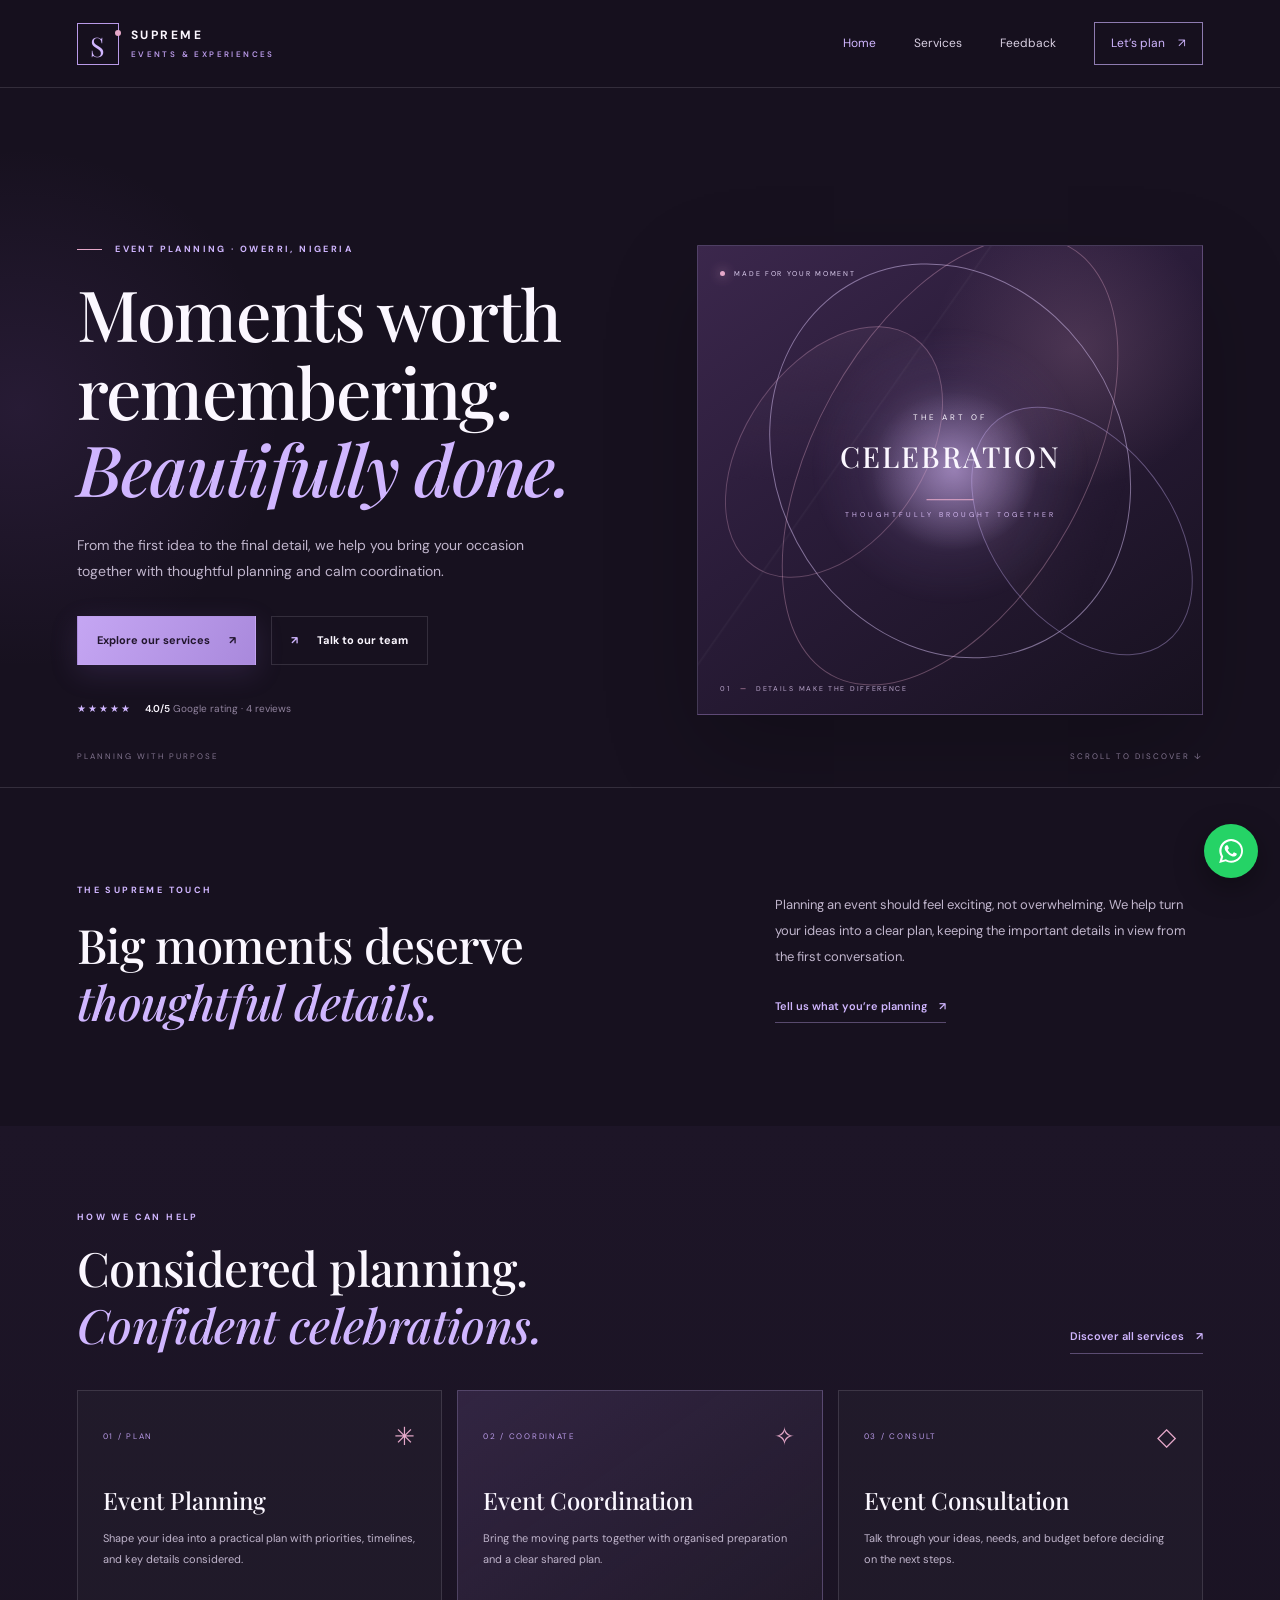
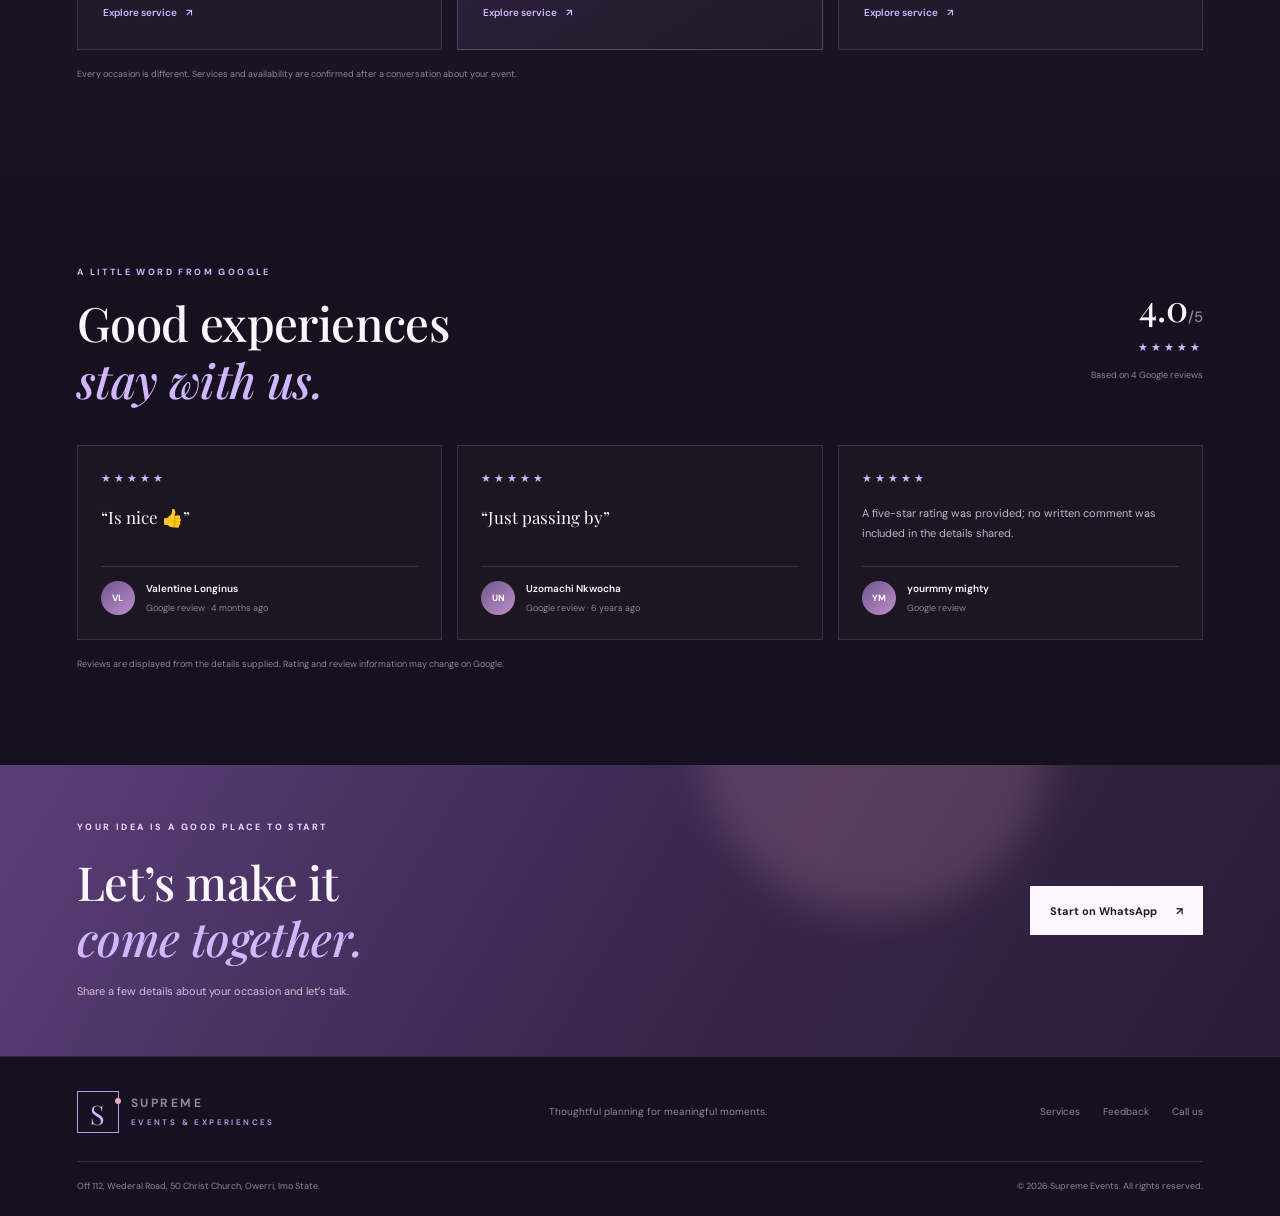
<file: index.html>
<!doctype html>
<html lang="en">
<head>
  <meta charset="UTF-8">
  <meta name="viewport" content="width=device-width, initial-scale=1">
  <meta name="description" content="Supreme Events — thoughtful event planning and management in Owerri, Imo State.">
  <meta name="theme-color" content="#17111f">
  <title>Supreme Events | Moments, Made Extraordinary</title>
  <link rel="preconnect" href="https://fonts.googleapis.com">
  <link rel="preconnect" href="https://fonts.gstatic.com" crossorigin>
  <link href="https://fonts.googleapis.com/css2?family=DM+Sans:wght@400;500;600;700&family=Playfair+Display:ital,wght@0,500;0,600;0,700;1,500;1,600&display=swap" rel="stylesheet">
  <link rel="stylesheet" href="styles.css">
</head>
<body>
  <a class="skip-link" href="#main">Skip to content</a>
  <header class="site-header">
    <a class="brand" href="index.html" aria-label="Supreme Events home">
      <span class="brand-mark" aria-hidden="true"><span>S</span><i></i></span>
      <span class="brand-copy">SUPREME <small>EVENTS & EXPERIENCES</small></span>
    </a>
    <button class="menu-toggle" type="button" aria-label="Open navigation" aria-expanded="false" aria-controls="primary-nav"><span></span><span></span></button>
    <nav class="nav" id="primary-nav" aria-label="Main navigation">
      <a class="active" aria-current="page" href="index.html">Home</a>
      <a href="services.html">Services</a>
      <a href="feedback.html">Feedback</a>
      <a class="nav-cta" href="https://wa.me/2348063440543?text=Hello%20Supreme%20Events%2C%20I%27d%20like%20to%20make%20an%20enquiry." target="_blank" rel="noopener noreferrer">Let’s plan <span>↗</span></a>
    </nav>
  </header>
  <main id="main">
    <section class="hero">
      <div class="hero-orb orb-one" aria-hidden="true"></div><div class="hero-orb orb-two" aria-hidden="true"></div>
      <div class="hero-copy">
        <p class="eyebrow"><span class="eyebrow-line"></span> EVENT PLANNING · OWERRI, NIGERIA</p>
        <h1>Moments worth<br>remembering.<br><em>Beautifully done.</em></h1>
        <p class="hero-description">From the first idea to the final detail, we help you bring your occasion together with thoughtful planning and calm coordination.</p>
        <div class="hero-actions">
          <a class="button button-primary" href="services.html">Explore our services <span>↗</span></a>
          <a class="button button-quiet" href="https://wa.me/2348063440543?text=Hello%20Supreme%20Events%2C%20I%27d%20like%20to%20discuss%20an%20event." target="_blank" rel="noopener noreferrer"><span class="play-icon">↗</span> Talk to our team</a>
        </div>
        <div class="hero-proof"><span class="proof-stars" aria-label="4 out of 5 stars">★★★★★</span><span><strong>4.0/5</strong> Google rating · 4 reviews</span></div>
      </div>
      <div class="hero-visual" role="img" aria-label="Abstract plum and lilac luxury event-inspired artwork">
        <div class="visual-backdrop"></div><div class="visual-halo"></div>
        <div class="visual-orbit orbit-a"></div><div class="visual-orbit orbit-b"></div>
        <div class="visual-bloom bloom-a"></div><div class="visual-bloom bloom-b"></div>
        <div class="visual-center"><span>THE ART OF</span><strong>CELEBRATION</strong><i></i><small>THOUGHTFULLY BROUGHT TOGETHER</small></div>
        <div class="visual-tag tag-top"><span class="tag-dot"></span> MADE FOR YOUR MOMENT</div>
        <div class="visual-tag tag-bottom">01 <span>—</span> DETAILS MAKE THE DIFFERENCE</div>
      </div>
      <div class="hero-edge"><span>PLANNING WITH PURPOSE</span><span>SCROLL TO DISCOVER ↓</span></div>
    </section>
    <section class="intro section-wrap">
      <div class="intro-title"><p class="eyebrow">THE SUPREME TOUCH</p><h2>Big moments deserve<br><em>thoughtful details.</em></h2></div>
      <div class="intro-copy"><p>Planning an event should feel exciting, not overwhelming. We help turn your ideas into a clear plan, keeping the important details in view from the first conversation.</p><a class="text-link" href="feedback.html">Tell us what you’re planning <span>↗</span></a></div>
    </section>
    <section class="services-section section-wrap">
      <div class="section-heading"><div><p class="eyebrow">HOW WE CAN HELP</p><h2>Considered planning.<br><em>Confident celebrations.</em></h2></div><a class="text-link" href="services.html">Discover all services <span>↗</span></a></div>
      <div class="service-grid">
        <article class="service-card"><div class="service-top"><span>01 / PLAN</span><span class="service-icon" aria-hidden="true">✳</span></div><h3>Event Planning</h3><p>Shape your idea into a practical plan with priorities, timelines, and key details considered.</p><a href="services.html#planning" aria-label="Learn about event planning">Explore service <span>↗</span></a></article>
        <article class="service-card featured-card"><div class="service-top"><span>02 / COORDINATE</span><span class="service-icon" aria-hidden="true">✧</span></div><h3>Event Coordination</h3><p>Bring the moving parts together with organised preparation and a clear shared plan.</p><a href="services.html#coordination" aria-label="Learn about event coordination">Explore service <span>↗</span></a></article>
        <article class="service-card"><div class="service-top"><span>03 / CONSULT</span><span class="service-icon" aria-hidden="true">◇</span></div><h3>Event Consultation</h3><p>Talk through your ideas, needs, and budget before deciding on the next steps.</p><a href="services.html#consultation" aria-label="Learn about event consultation">Explore service <span>↗</span></a></article>
      </div>
      <p class="micro-note">Every occasion is different. Services and availability are confirmed after a conversation about your event.</p>
    </section>
    <section class="review-section">
      <div class="section-wrap">
        <div class="section-heading review-heading"><div><p class="eyebrow">A LITTLE WORD FROM GOOGLE</p><h2>Good experiences<br><em>stay with us.</em></h2></div><div class="rating-panel"><strong>4.0<span>/5</span></strong><div class="rating-stars">★★★★★</div><small>Based on 4 Google reviews</small></div></div>
        <div class="review-grid">
          <article class="review-card"><div class="review-stars">★★★★★</div><p>“Is nice 👍”</p><div class="review-person"><span class="avatar">VL</span><div><strong>Valentine Longinus</strong><small>Google review · 4 months ago</small></div></div></article>
          <article class="review-card"><div class="review-stars">★★★★★</div><p>“Just passing by”</p><div class="review-person"><span class="avatar">UN</span><div><strong>Uzomachi Nkwocha</strong><small>Google review · 6 years ago</small></div></div></article>
          <article class="review-card"><div class="review-stars">★★★★★</div><p class="review-muted">A five-star rating was provided; no written comment was included in the details shared.</p><div class="review-person"><span class="avatar">YM</span><div><strong>yourmmy mighty</strong><small>Google review</small></div></div></article>
        </div>
        <p class="micro-note">Reviews are displayed from the details supplied. Rating and review information may change on Google.</p>
      </div>
    </section>
    <section class="contact-banner section-wrap"><div class="banner-glow" aria-hidden="true"></div><div><p class="eyebrow">YOUR IDEA IS A GOOD PLACE TO START</p><h2>Let’s make it<br><em>come together.</em></h2><p>Share a few details about your occasion and let’s talk.</p></div><a class="button button-light" href="https://wa.me/2348063440543?text=Hello%20Supreme%20Events%2C%20I%27d%20like%20to%20discuss%20an%20event." target="_blank" rel="noopener noreferrer">Start on WhatsApp <span>↗</span></a></section>
  </main>
  <footer class="footer">
    <div class="footer-main"><a class="brand" href="index.html"><span class="brand-mark" aria-hidden="true"><span>S</span><i></i></span><span class="brand-copy">SUPREME <small>EVENTS & EXPERIENCES</small></span></a><p>Thoughtful planning for meaningful moments.</p><div class="footer-links"><a href="services.html">Services</a><a href="feedback.html">Feedback</a><a href="tel:+2348063440543">Call us</a></div></div>
    <div class="footer-bottom"><span>Off 112, Wederal Road, 50 Christ Church, Owerri, Imo State.</span><span>© <span data-year></span> Supreme Events. All rights reserved.</span></div>
  </footer>
  <a class="whatsapp-float" href="https://wa.me/2348063440543?text=Hello%20Supreme%20Events%2C%20I%27d%20like%20to%20make%20an%20enquiry." target="_blank" rel="noopener noreferrer" aria-label="Chat with Supreme Events on WhatsApp"><svg viewBox="0 0 24 24" aria-hidden="true"><path d="M20.5 3.5A11.8 11.8 0 0 0 12.1 0C5.6 0 .3 5.3.3 11.8c0 2.1.6 4.1 1.6 5.9L.2 24l6.4-1.7a12 12 0 0 0 5.5 1.4h.1c6.5 0 11.8-5.3 11.8-11.8 0-3.2-1.2-6.1-3.5-8.4ZM12.1 21.7c-1.7 0-3.4-.5-4.8-1.3l-.3-.2-3.8 1 1-3.7-.2-.4a9.8 9.8 0 1 1 8.1 4.6Zm5.4-7.3c-.3-.2-1.8-.9-2.1-1-.3-.1-.5-.2-.7.2-.2.3-.8 1-1 1.2-.2.2-.4.2-.7.1-.3-.2-1.3-.5-2.4-1.5-.9-.8-1.5-1.8-1.7-2.1-.2-.3 0-.5.1-.7l.5-.5c.2-.2.2-.3.3-.5.1-.2 0-.4 0-.5s-.7-1.7-1-2.3c-.2-.6-.5-.5-.7-.5h-.6c-.2 0-.5.1-.8.4-.3.3-1 1-1 2.5s1.1 2.9 1.2 3.1c.2.2 2.1 3.2 5.1 4.5.7.3 1.2.5 1.6.6.7.2 1.3.2 1.8.1.6-.1 1.8-.7 2.1-1.4.3-.7.3-1.3.2-1.4-.1-.1-.3-.2-.6-.4Z"/></svg></a>
  <script src="script.js"></script>
</body></html>
</file>
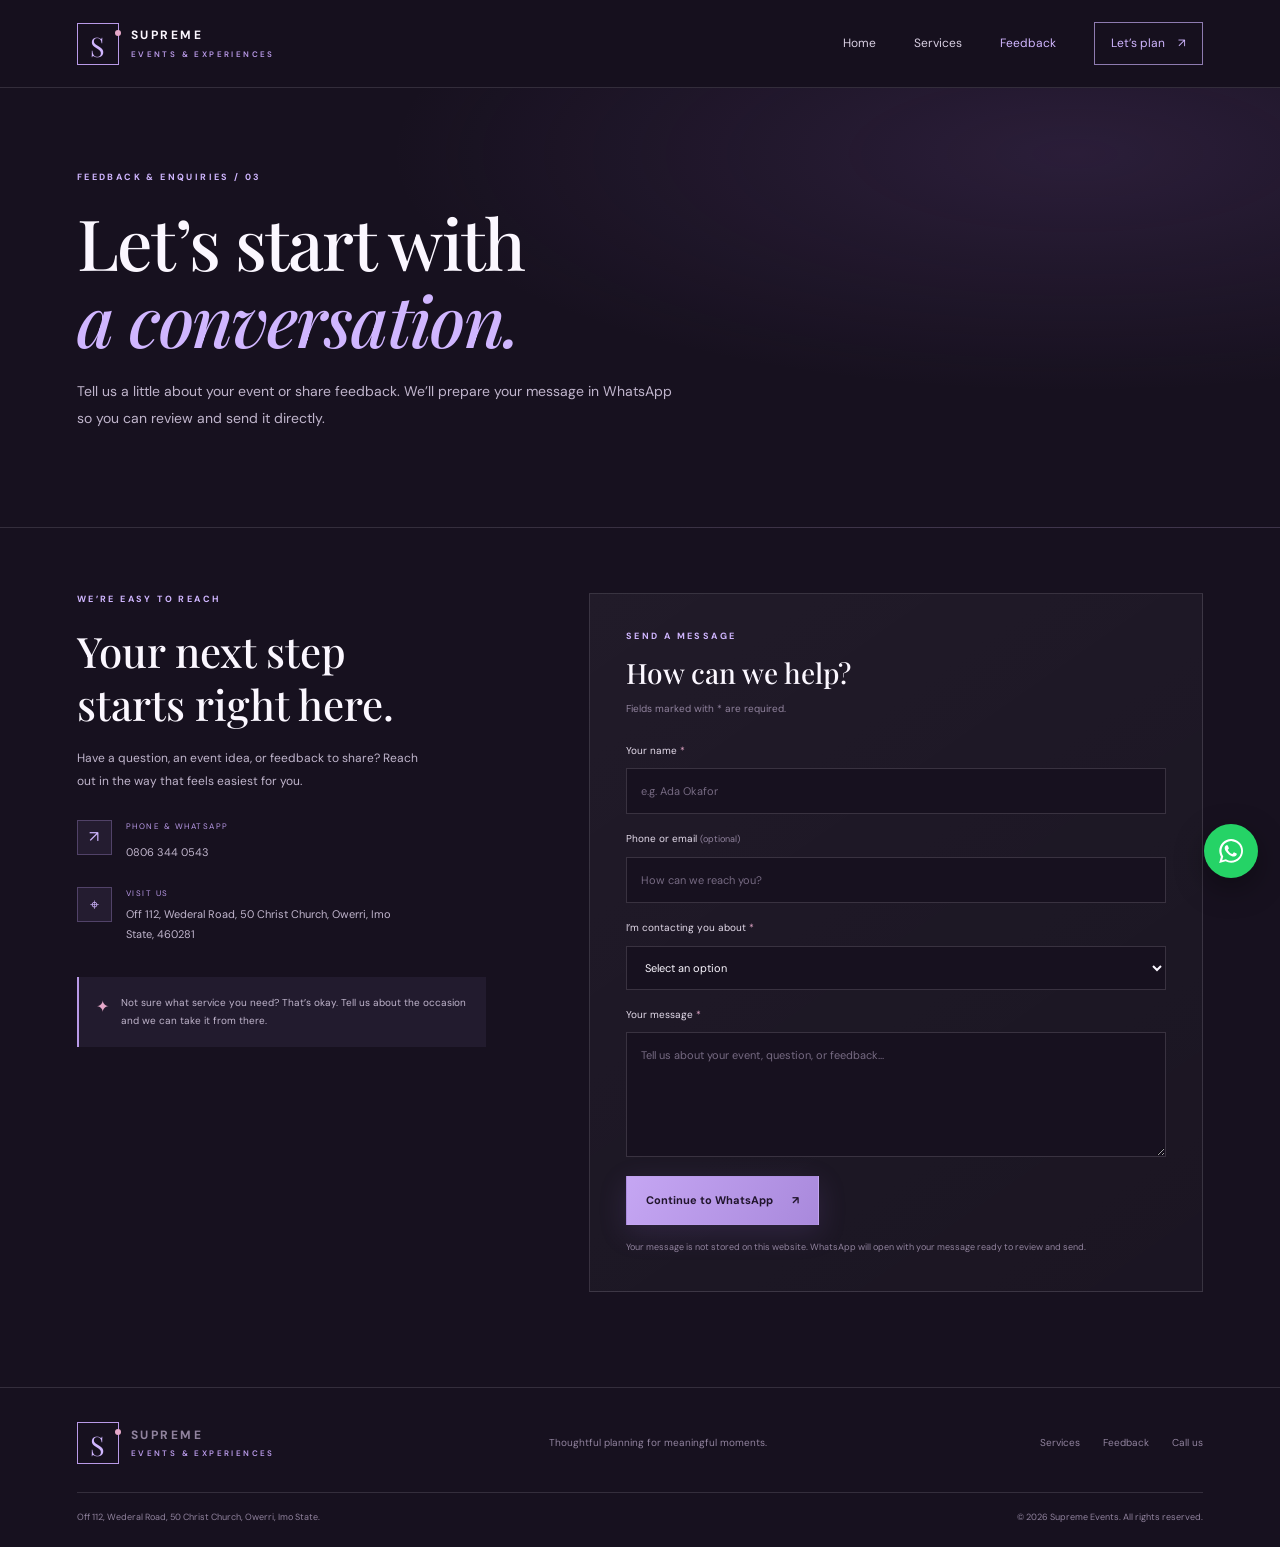
<file: feedback.html>
<!doctype html>
<html lang="en">
<head><meta charset="UTF-8"><meta name="viewport" content="width=device-width, initial-scale=1"><meta name="description" content="Send feedback or an event enquiry to Supreme Events in Owerri, Imo State."><meta name="theme-color" content="#17111f"><title>Feedback & Enquiries | Supreme Events</title><link rel="preconnect" href="https://fonts.googleapis.com"><link rel="preconnect" href="https://fonts.gstatic.com" crossorigin><link href="https://fonts.googleapis.com/css2?family=DM+Sans:wght@400;500;600;700&family=Playfair+Display:ital,wght@0,500;0,600;0,700;1,500;1,600&display=swap" rel="stylesheet"><link rel="stylesheet" href="styles.css"></head>
<body><a class="skip-link" href="#main">Skip to content</a><header class="site-header"><a class="brand" href="index.html" aria-label="Supreme Events home"><span class="brand-mark" aria-hidden="true"><span>S</span><i></i></span><span class="brand-copy">SUPREME <small>EVENTS & EXPERIENCES</small></span></a><button class="menu-toggle" type="button" aria-label="Open navigation" aria-expanded="false" aria-controls="primary-nav"><span></span><span></span></button><nav class="nav" id="primary-nav" aria-label="Main navigation"><a href="index.html">Home</a><a href="services.html">Services</a><a class="active" aria-current="page" href="feedback.html">Feedback</a><a class="nav-cta" href="https://wa.me/2348063440543?text=Hello%20Supreme%20Events%2C%20I%27d%20like%20to%20make%20an%20enquiry." target="_blank" rel="noopener noreferrer">Let’s plan <span>↗</span></a></nav></header>
<main id="main">
<section class="page-hero section-wrap"><p class="eyebrow">FEEDBACK & ENQUIRIES / 03</p><h1>Let’s start with<br><em>a conversation.</em></h1><p class="hero-description">Tell us a little about your event or share feedback. We’ll prepare your message in WhatsApp so you can review and send it directly.</p></section>
<section class="feedback-layout section-wrap">
<aside class="feedback-aside"><p class="eyebrow">WE’RE EASY TO REACH</p><h2>Your next step<br>starts right here.</h2><p>Have a question, an event idea, or feedback to share? Reach out in the way that feels easiest for you.</p><div class="contact-detail"><span class="contact-icon" aria-hidden="true">↗</span><div><small>PHONE & WHATSAPP</small><a href="https://wa.me/2348063440543" target="_blank" rel="noopener noreferrer">0806 344 0543</a></div></div><div class="contact-detail"><span class="contact-icon" aria-hidden="true">⌖</span><div><small>VISIT US</small><p>Off 112, Wederal Road, 50 Christ Church, Owerri, Imo State, 460281</p></div></div><div class="aside-note"><span>✦</span><p>Not sure what service you need? That’s okay. Tell us about the occasion and we can take it from there.</p></div></aside>
<form class="feedback-form" id="feedbackForm">
<div class="form-heading"><p class="eyebrow">SEND A MESSAGE</p><h2>How can we help?</h2><p>Fields marked with * are required.</p></div>
<label for="visitorName">Your name <span>*</span></label><input id="visitorName" name="visitorName" autocomplete="name" placeholder="e.g. Ada Okafor" required maxlength="80">
<label for="visitorContact">Phone or email <small>(optional)</small></label><input id="visitorContact" name="visitorContact" autocomplete="email" placeholder="How can we reach you?" maxlength="120">
<label for="feedbackType">I’m contacting you about <span>*</span></label><select id="feedbackType" name="feedbackType" required><option value="">Select an option</option><option>Planning an event</option><option>Event coordination</option><option>Event consultation</option><option>Feedback</option><option>Other enquiry</option></select>
<label for="visitorMessage">Your message <span>*</span></label><textarea id="visitorMessage" name="visitorMessage" rows="5" placeholder="Tell us about your event, question, or feedback..." required maxlength="1500"></textarea>
<button class="button button-primary form-submit" type="submit">Continue to WhatsApp <span>↗</span></button><p class="form-note" id="formNote" role="status">Your message is not stored on this website. WhatsApp will open with your message ready to review and send.</p>
</form></section></main>
<footer class="footer"><div class="footer-main"><a class="brand" href="index.html"><span class="brand-mark" aria-hidden="true"><span>S</span><i></i></span><span class="brand-copy">SUPREME <small>EVENTS & EXPERIENCES</small></span></a><p>Thoughtful planning for meaningful moments.</p><div class="footer-links"><a href="services.html">Services</a><a href="feedback.html">Feedback</a><a href="tel:+2348063440543">Call us</a></div></div><div class="footer-bottom"><span>Off 112, Wederal Road, 50 Christ Church, Owerri, Imo State.</span><span>© <span data-year></span> Supreme Events. All rights reserved.</span></div></footer><a class="whatsapp-float" href="https://wa.me/2348063440543?text=Hello%20Supreme%20Events%2C%20I%27d%20like%20to%20make%20an%20enquiry." target="_blank" rel="noopener noreferrer" aria-label="Chat with Supreme Events on WhatsApp"><svg viewBox="0 0 24 24" aria-hidden="true"><path d="M20.5 3.5A11.8 11.8 0 0 0 12.1 0C5.6 0 .3 5.3.3 11.8c0 2.1.6 4.1 1.6 5.9L.2 24l6.4-1.7a12 12 0 0 0 5.5 1.4h.1c6.5 0 11.8-5.3 11.8-11.8 0-3.2-1.2-6.1-3.5-8.4ZM12.1 21.7c-1.7 0-3.4-.5-4.8-1.3l-.3-.2-3.8 1 1-3.7-.2-.4a9.8 9.8 0 1 1 8.1 4.6Zm5.4-7.3c-.3-.2-1.8-.9-2.1-1-.3-.1-.5-.2-.7.2-.2.3-.8 1-1 1.2-.2.2-.4.2-.7.1-.3-.2-1.3-.5-2.4-1.5-.9-.8-1.5-1.8-1.7-2.1-.2-.3 0-.5.1-.7l.5-.5c.2-.2.2-.3.3-.5.1-.2 0-.4 0-.5s-.7-1.7-1-2.3c-.2-.6-.5-.5-.7-.5h-.6c-.2 0-.5.1-.8.4-.3.3-1 1-1 2.5s1.1 2.9 1.2 3.1c.2.2 2.1 3.2 5.1 4.5.7.3 1.2.5 1.6.6.7.2 1.3.2 1.8.1.6-.1 1.8-.7 2.1-1.4.3-.7.3-1.3.2-1.4-.1-.1-.3-.2-.6-.4Z"/></svg></a><script src="script.js"></script></body></html>
</file>
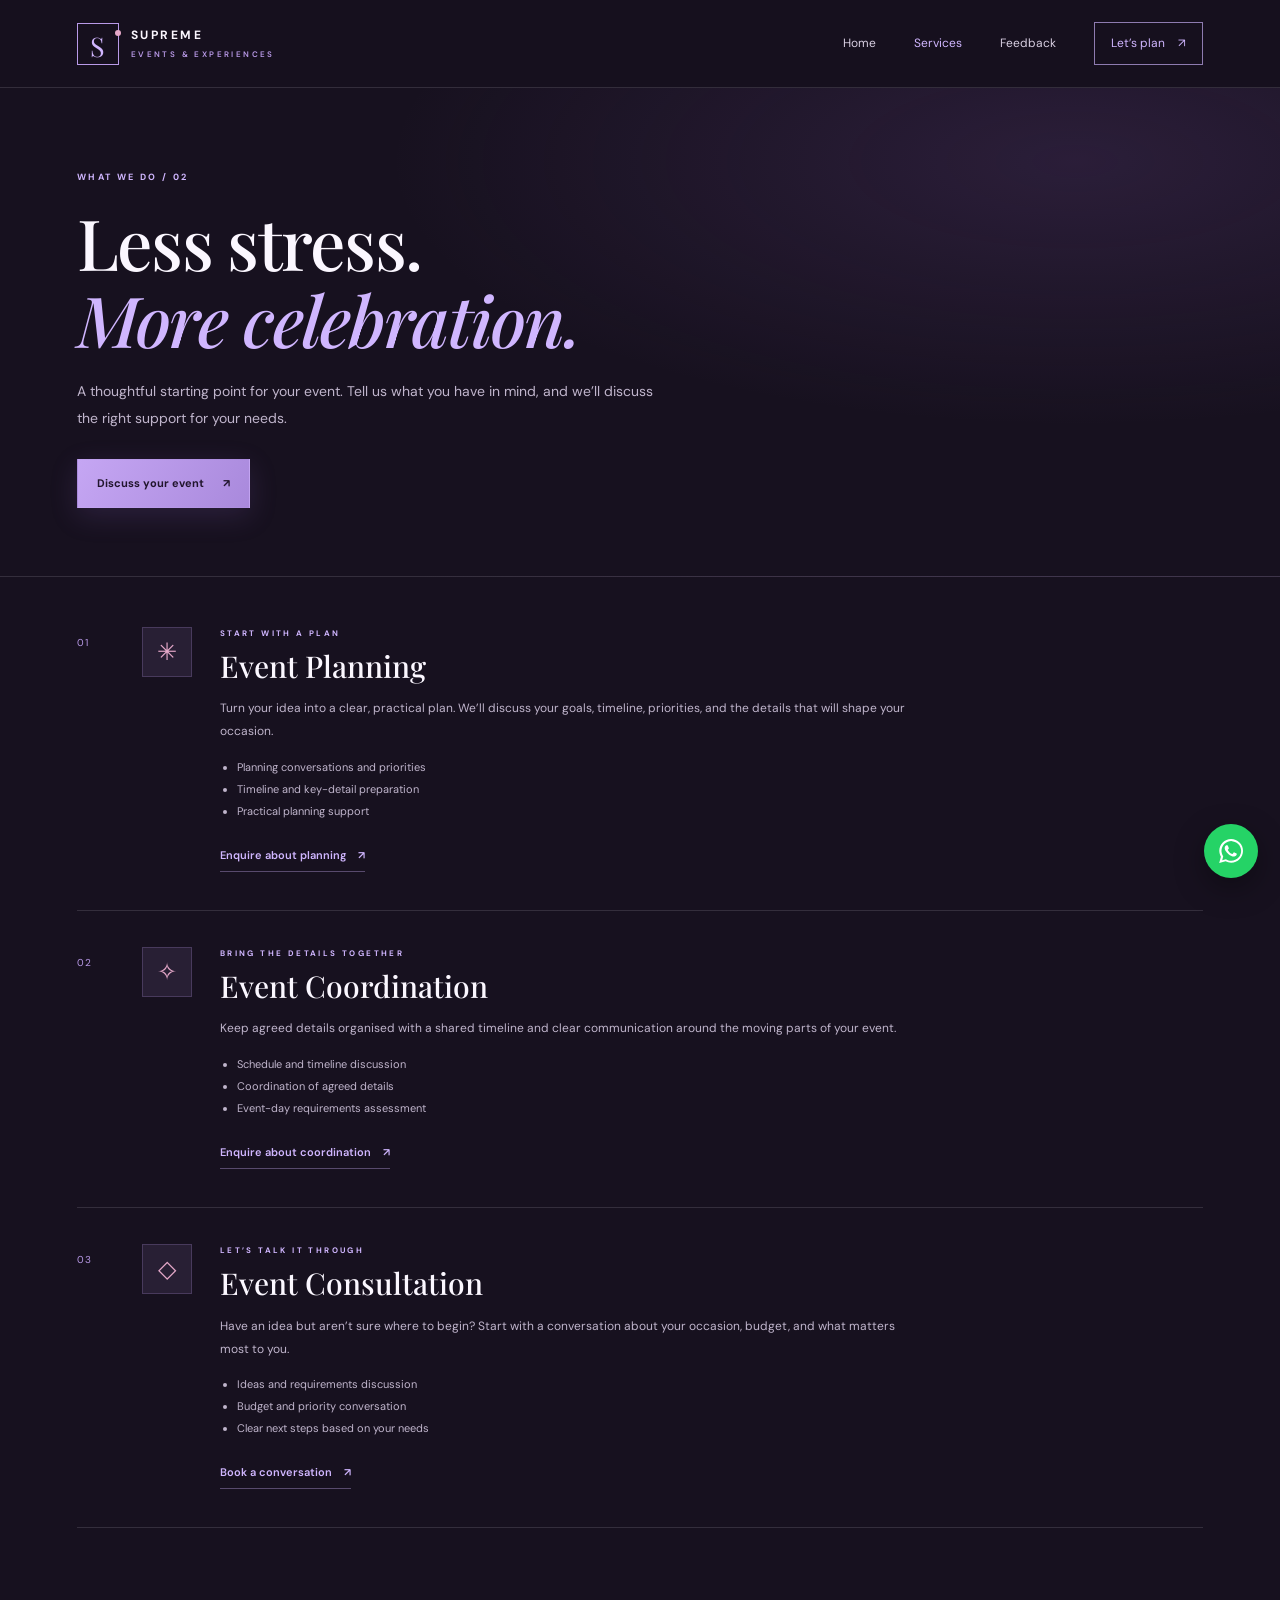
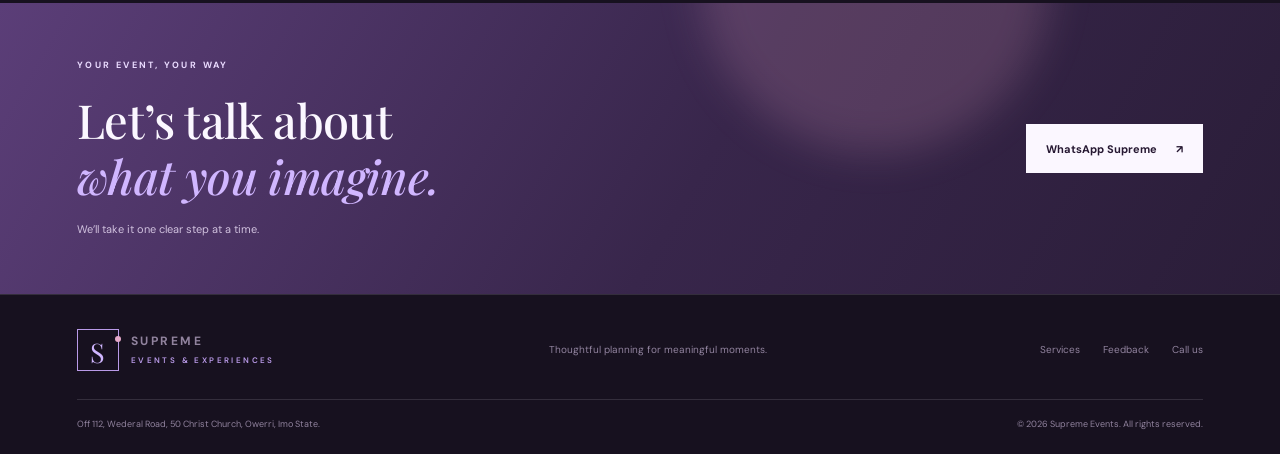
<file: services.html>
<!doctype html>
<html lang="en">
<head><meta charset="UTF-8"><meta name="viewport" content="width=device-width, initial-scale=1"><meta name="description" content="Explore event planning, coordination, and consultation with Supreme Events in Owerri."><meta name="theme-color" content="#17111f"><title>Services | Supreme Events</title><link rel="preconnect" href="https://fonts.googleapis.com"><link rel="preconnect" href="https://fonts.gstatic.com" crossorigin><link href="https://fonts.googleapis.com/css2?family=DM+Sans:wght@400;500;600;700&family=Playfair+Display:ital,wght@0,500;0,600;0,700;1,500;1,600&display=swap" rel="stylesheet"><link rel="stylesheet" href="styles.css"></head>
<body><a class="skip-link" href="#main">Skip to content</a><header class="site-header"><a class="brand" href="index.html" aria-label="Supreme Events home"><span class="brand-mark" aria-hidden="true"><span>S</span><i></i></span><span class="brand-copy">SUPREME <small>EVENTS & EXPERIENCES</small></span></a><button class="menu-toggle" type="button" aria-label="Open navigation" aria-expanded="false" aria-controls="primary-nav"><span></span><span></span></button><nav class="nav" id="primary-nav" aria-label="Main navigation"><a href="index.html">Home</a><a class="active" aria-current="page" href="services.html">Services</a><a href="feedback.html">Feedback</a><a class="nav-cta" href="https://wa.me/2348063440543?text=Hello%20Supreme%20Events%2C%20I%27d%20like%20to%20make%20an%20enquiry." target="_blank" rel="noopener noreferrer">Let’s plan <span>↗</span></a></nav></header>
<main id="main">
<section class="page-hero section-wrap"><p class="eyebrow">WHAT WE DO / 02</p><h1>Less stress.<br><em>More celebration.</em></h1><p class="hero-description">A thoughtful starting point for your event. Tell us what you have in mind, and we’ll discuss the right support for your needs.</p><a class="button button-primary" href="https://wa.me/2348063440543?text=Hello%20Supreme%20Events%2C%20I%27d%20like%20to%20discuss%20your%20services." target="_blank" rel="noopener noreferrer">Discuss your event <span>↗</span></a></section>
<section class="service-detail-list section-wrap">
<article class="service-detail" id="planning"><div class="detail-number">01</div><div class="detail-icon" aria-hidden="true">✳</div><div class="detail-content"><p class="eyebrow">START WITH A PLAN</p><h2>Event Planning</h2><p>Turn your idea into a clear, practical plan. We’ll discuss your goals, timeline, priorities, and the details that will shape your occasion.</p><ul><li>Planning conversations and priorities</li><li>Timeline and key-detail preparation</li><li>Practical planning support</li></ul><a class="text-link" href="https://wa.me/2348063440543?text=Hello%20Supreme%20Events%2C%20I%27m%20interested%20in%20event%20planning." target="_blank" rel="noopener noreferrer">Enquire about planning <span>↗</span></a></div></article>
<article class="service-detail" id="coordination"><div class="detail-number">02</div><div class="detail-icon" aria-hidden="true">✧</div><div class="detail-content"><p class="eyebrow">BRING THE DETAILS TOGETHER</p><h2>Event Coordination</h2><p>Keep agreed details organised with a shared timeline and clear communication around the moving parts of your event.</p><ul><li>Schedule and timeline discussion</li><li>Coordination of agreed details</li><li>Event-day requirements assessment</li></ul><a class="text-link" href="https://wa.me/2348063440543?text=Hello%20Supreme%20Events%2C%20I%27m%20interested%20in%20event%20coordination." target="_blank" rel="noopener noreferrer">Enquire about coordination <span>↗</span></a></div></article>
<article class="service-detail" id="consultation"><div class="detail-number">03</div><div class="detail-icon" aria-hidden="true">◇</div><div class="detail-content"><p class="eyebrow">LET’S TALK IT THROUGH</p><h2>Event Consultation</h2><p>Have an idea but aren’t sure where to begin? Start with a conversation about your occasion, budget, and what matters most to you.</p><ul><li>Ideas and requirements discussion</li><li>Budget and priority conversation</li><li>Clear next steps based on your needs</li></ul><a class="text-link" href="https://wa.me/2348063440543?text=Hello%20Supreme%20Events%2C%20I%27d%20like%20an%20event%20consultation." target="_blank" rel="noopener noreferrer">Book a conversation <span>↗</span></a></div></article>
</section>
<section class="contact-banner section-wrap"><div class="banner-glow" aria-hidden="true"></div><div><p class="eyebrow">YOUR EVENT, YOUR WAY</p><h2>Let’s talk about<br><em>what you imagine.</em></h2><p>We’ll take it one clear step at a time.</p></div><a class="button button-light" href="https://wa.me/2348063440543?text=Hello%20Supreme%20Events%2C%20I%27d%20like%20help%20planning%20an%20event." target="_blank" rel="noopener noreferrer">WhatsApp Supreme <span>↗</span></a></section>
</main><footer class="footer"><div class="footer-main"><a class="brand" href="index.html"><span class="brand-mark" aria-hidden="true"><span>S</span><i></i></span><span class="brand-copy">SUPREME <small>EVENTS & EXPERIENCES</small></span></a><p>Thoughtful planning for meaningful moments.</p><div class="footer-links"><a href="services.html">Services</a><a href="feedback.html">Feedback</a><a href="tel:+2348063440543">Call us</a></div></div><div class="footer-bottom"><span>Off 112, Wederal Road, 50 Christ Church, Owerri, Imo State.</span><span>© <span data-year></span> Supreme Events. All rights reserved.</span></div></footer><a class="whatsapp-float" href="https://wa.me/2348063440543?text=Hello%20Supreme%20Events%2C%20I%27d%20like%20to%20make%20an%20enquiry." target="_blank" rel="noopener noreferrer" aria-label="Chat with Supreme Events on WhatsApp"><svg viewBox="0 0 24 24" aria-hidden="true"><path d="M20.5 3.5A11.8 11.8 0 0 0 12.1 0C5.6 0 .3 5.3.3 11.8c0 2.1.6 4.1 1.6 5.9L.2 24l6.4-1.7a12 12 0 0 0 5.5 1.4h.1c6.5 0 11.8-5.3 11.8-11.8 0-3.2-1.2-6.1-3.5-8.4ZM12.1 21.7c-1.7 0-3.4-.5-4.8-1.3l-.3-.2-3.8 1 1-3.7-.2-.4a9.8 9.8 0 1 1 8.1 4.6Zm5.4-7.3c-.3-.2-1.8-.9-2.1-1-.3-.1-.5-.2-.7.2-.2.3-.8 1-1 1.2-.2.2-.4.2-.7.1-.3-.2-1.3-.5-2.4-1.5-.9-.8-1.5-1.8-1.7-2.1-.2-.3 0-.5.1-.7l.5-.5c.2-.2.2-.3.3-.5.1-.2 0-.4 0-.5s-.7-1.7-1-2.3c-.2-.6-.5-.5-.7-.5h-.6c-.2 0-.5.1-.8.4-.3.3-1 1-1 2.5s1.1 2.9 1.2 3.1c.2.2 2.1 3.2 5.1 4.5.7.3 1.2.5 1.6.6.7.2 1.3.2 1.8.1.6-.1 1.8-.7 2.1-1.4.3-.7.3-1.3.2-1.4-.1-.1-.3-.2-.6-.4Z"/></svg></a><script src="script.js"></script></body></html>
</file>
<file: styles.css>
:root{--bg:#17111f;--bg-soft:#20172b;--panel:#241a30;--panel-2:#2d203a;--cream:#fbf7ff;--muted:#c0b5cc;--muted-2:#91839e;--purple:#b99ae8;--purple-bright:#d0b6ff;--rose:#e5a8c9;--line:rgba(246,237,255,.13);--serif:"Playfair Display",Georgia,serif;--sans:"DM Sans",Arial,sans-serif;--content:1180px}*{box-sizing:border-box}html{scroll-behavior:smooth;scroll-padding-top:95px}body{margin:0;background:var(--bg);color:var(--cream);font-family:var(--sans);line-height:1.65;-webkit-font-smoothing:antialiased}body::selection{background:var(--purple);color:#17111f}a{color:inherit;text-decoration:none}button,input,select,textarea{font:inherit}a:focus-visible,button:focus-visible,input:focus-visible,select:focus-visible,textarea:focus-visible{outline:2px solid var(--purple-bright);outline-offset:4px}.skip-link{position:absolute;top:-60px;left:12px;background:var(--cream);color:var(--bg);padding:10px 14px;z-index:100}.skip-link:focus{top:12px}.site-header{height:88px;padding:0 max(6vw,calc((100vw - var(--content))/2));display:flex;align-items:center;justify-content:space-between;gap:30px;border-bottom:1px solid var(--line);position:relative;z-index:20;background:rgba(23,17,31,.93);backdrop-filter:blur(18px)}.brand{display:flex;align-items:center;gap:12px;flex-shrink:0}.brand-mark{position:relative;width:42px;height:42px;border:1px solid var(--purple);display:grid;place-items:center;color:var(--purple-bright);font-family:var(--serif);font-size:27px}.brand-mark i{position:absolute;width:6px;height:6px;border-radius:50%;background:var(--rose);right:-3px;top:6px}.brand-copy{font-size:12px;letter-spacing:2.5px;font-weight:700;line-height:1.3}.brand-copy small{display:block;font-size:8px;color:var(--purple);letter-spacing:2.4px;margin-top:5px;font-weight:600}.nav{display:flex;align-items:center;gap:clamp(18px,3vw,38px);font-size:12px;color:#d8cfe2}.nav>a:not(.nav-cta){transition:color .2s}.nav>a:not(.nav-cta):hover,.nav>a.active{color:var(--purple-bright)}.nav-cta{border:1px solid rgba(208,182,255,.65);padding:11px 16px;color:var(--purple-bright);transition:background .2s,color .2s}.nav-cta:hover{background:var(--purple-bright);color:var(--bg)}.nav-cta span{margin-left:10px}.menu-toggle{display:none;background:none;border:1px solid var(--line);width:44px;height:44px;color:var(--cream);padding:12px;cursor:pointer}.menu-toggle span{display:block;height:1px;background:currentColor;margin:5px 0;transition:transform .2s}.hero{max-width:1600px;margin:auto;min-height:660px;padding:78px max(6vw,calc((100vw - var(--content))/2)) 70px;display:grid;grid-template-columns:1fr .93fr;align-items:center;gap:clamp(35px,6vw,90px);position:relative;overflow:hidden}.hero::before{content:"";position:absolute;left:-250px;top:50px;width:540px;height:540px;border-radius:50%;background:radial-gradient(circle,rgba(130,83,176,.15),transparent 68%);pointer-events:none}.hero-copy{position:relative;z-index:2}.eyebrow{font-size:9px;letter-spacing:2.4px;color:var(--purple-bright);font-weight:700;margin:0 0 19px;line-height:1.5}.eyebrow-line{display:inline-block;width:25px;height:1px;background:var(--rose);vertical-align:middle;margin-right:9px}.hero h1,.page-hero h1{font-family:var(--serif);font-weight:500;font-size:clamp(48px,5.5vw,77px);line-height:1.1;letter-spacing:-1.7px;margin:0 0 24px}.hero h1 em,.page-hero h1 em,h2 em{font-weight:500;color:var(--purple-bright)}.hero-description,.hero-copy>p:not(.eyebrow){max-width:500px;font-size:14px;color:var(--muted);line-height:1.9;margin:0}.hero-actions{display:flex;align-items:center;gap:15px;flex-wrap:wrap;margin-top:31px}.button{display:inline-flex;align-items:center;justify-content:center;gap:19px;min-height:49px;padding:13px 19px;border:1px solid transparent;font-size:11px;font-weight:700;cursor:pointer;transition:transform .2s,background .2s,border-color .2s,color .2s}.button:hover{transform:translateY(-2px)}.button-primary{background:linear-gradient(120deg,#c5a6f3,#a989dc);color:#21152d;box-shadow:0 8px 28px rgba(150,107,206,.17)}.button-primary:hover{background:var(--purple-bright)}.button-quiet{border-color:var(--line);color:var(--cream)}.button-quiet:hover{border-color:var(--purple)}.button-quiet .play-icon{color:var(--purple-bright)}.hero-proof{display:flex;align-items:center;gap:13px;margin-top:36px;font-size:10px;color:var(--muted-2)}.proof-stars{color:var(--purple-bright);letter-spacing:2px}.hero-proof strong{color:var(--cream);font-weight:600}.hero-visual{position:relative;height:470px;overflow:hidden;border:1px solid rgba(208,182,255,.24);isolation:isolate;background:linear-gradient(145deg,#3b274c 0%,#2a1c39 43%,#17111f 100%);box-shadow:0 35px 90px rgba(0,0,0,.2)}.visual-backdrop{position:absolute;inset:0;background:radial-gradient(ellipse at 51% 48%,rgba(207,170,244,.45),transparent 23%),radial-gradient(ellipse at 75% 22%,rgba(229,168,201,.18),transparent 27%),linear-gradient(125deg,transparent 35%,rgba(255,255,255,.035) 35.2%,transparent 35.5%)}.visual-halo{position:absolute;width:280px;height:280px;border-radius:50%;left:50%;top:47%;transform:translate(-50%,-50%);background:radial-gradient(circle,rgba(222,197,255,.36),rgba(177,139,220,.08) 45%,transparent 70%);filter:blur(2px)}.visual-orbit{position:absolute;border:1px solid rgba(226,202,255,.48);border-radius:50%;left:50%;top:46%;transform:translate(-50%,-50%) rotate(-28deg)}.orbit-a{width:69%;height:87%}.orbit-b{width:54%;height:105%;transform:translate(-50%,-50%) rotate(29deg);border-color:rgba(229,168,201,.35)}.visual-bloom{position:absolute;border:1px solid rgba(229,168,201,.3);border-radius:50%;width:180px;height:280px;top:14%;left:9%;transform:rotate(35deg);background:linear-gradient(145deg,rgba(231,185,221,.07),transparent 60%)}.bloom-b{left:auto;right:6%;top:31%;transform:rotate(-37deg);border-color:rgba(208,182,255,.36)}.visual-center{position:absolute;top:47%;left:50%;transform:translate(-50%,-50%);display:flex;flex-direction:column;align-items:center;text-align:center;white-space:nowrap}.visual-center span,.visual-center small{font-size:8px;letter-spacing:3px}.visual-center strong{font-family:var(--serif);font-weight:500;font-size:clamp(19px,2.3vw,29px);letter-spacing:2px;margin:9px 0}.visual-center i{height:1px;width:47px;background:var(--rose);margin:9px 0}.visual-center small{color:#d5b9f2;font-size:7px}.visual-tag{position:absolute;font-size:7px;letter-spacing:1.7px;color:#e1d2f3}.tag-top{top:22px;left:22px;display:flex;align-items:center;gap:9px}.tag-dot{width:5px;height:5px;background:var(--rose);border-radius:50%;box-shadow:0 0 12px var(--rose)}.tag-bottom{bottom:20px;left:22px;color:#bca8ce}.tag-bottom span{color:var(--rose);padding:0 5px}.hero-edge{position:absolute;bottom:24px;left:max(6vw,calc((100vw - var(--content))/2));right:max(6vw,calc((100vw - var(--content))/2));display:flex;justify-content:space-between;color:#82748f;font-size:8px;letter-spacing:2px}.intro{max-width:1600px;margin:auto;border-top:1px solid var(--line);padding:96px max(6vw,calc((100vw - var(--content))/2));display:grid;grid-template-columns:1fr .75fr;gap:10vw;align-items:center}.intro h2,.section-heading h2,.contact-banner h2{font-family:var(--serif);font-size:clamp(32px,3.7vw,48px);font-weight:500;line-height:1.2;letter-spacing:-.6px;margin:0}.intro-copy p{color:var(--muted);font-size:13px;line-height:2;margin:0 0 22px}.text-link{display:inline-flex;align-items:center;gap:12px;color:var(--purple-bright);font-size:11px;font-weight:600;border-bottom:1px solid rgba(208,182,255,.35);padding-bottom:7px;transition:gap .2s}.text-link:hover{gap:17px}.services-section{padding-top:85px;padding-bottom:95px;background:linear-gradient(180deg,#1d1527,#1a1323)}.section-wrap{padding-left:max(6vw,calc((100vw - var(--content))/2));padding-right:max(6vw,calc((100vw - var(--content))/2))}.section-heading{display:flex;align-items:flex-end;justify-content:space-between;gap:25px;margin-bottom:36px}.section-heading .eyebrow{margin-bottom:15px}.service-grid{display:grid;grid-template-columns:repeat(3,minmax(0,1fr));gap:15px}.service-card{padding:25px 25px 27px;border:1px solid var(--line);background:rgba(255,255,255,.025);min-height:260px;display:flex;flex-direction:column;align-items:flex-start;transition:transform .25s,border-color .25s,background .25s}.service-card:hover{transform:translateY(-5px);border-color:rgba(208,182,255,.45);background:rgba(255,255,255,.045)}.featured-card{background:linear-gradient(145deg,rgba(150,111,195,.18),rgba(255,255,255,.025));border-color:rgba(208,182,255,.25)}.service-top{display:flex;align-items:center;justify-content:space-between;width:100%;font-size:8px;letter-spacing:1.7px;color:var(--purple)}.service-icon{font-size:25px;color:var(--rose)}.service-card h3{font-family:var(--serif);font-size:24px;font-weight:500;margin:24px 0 8px}.service-card p{font-size:11px;line-height:1.9;color:var(--muted);margin:0 0 22px}.service-card>a{margin-top:auto;color:var(--purple-bright);font-size:10px;font-weight:600}.service-card>a span{margin-left:7px}.micro-note{font-size:9px;color:var(--muted-2);margin:17px 0 0}.review-section{padding-top:90px;padding-bottom:94px}.review-heading{align-items:center}.rating-panel{text-align:right;min-width:170px}.rating-panel>strong{font-family:var(--serif);font-size:36px;font-weight:500;line-height:1}.rating-panel>strong span{font-size:15px;color:var(--muted-2);font-family:var(--sans)}.rating-stars,.review-stars{color:var(--purple-bright);letter-spacing:3px;font-size:11px}.rating-stars{margin:8px 0 4px}.rating-panel small{color:var(--muted-2);font-size:9px}.review-grid{display:grid;grid-template-columns:repeat(3,minmax(0,1fr));gap:15px}.review-card{border:1px solid var(--line);background:rgba(255,255,255,.018);padding:23px;min-height:195px;display:flex;flex-direction:column}.review-card>p{font-family:var(--serif);font-size:17px;line-height:1.6;margin:17px 0 22px}.review-card>p.review-muted{font-family:var(--sans);font-size:11px;color:var(--muted);line-height:1.8}.review-person{display:flex;align-items:center;gap:11px;margin-top:auto;padding-top:14px;border-top:1px solid var(--line)}.avatar{display:grid;place-items:center;width:34px;height:34px;border-radius:50%;background:linear-gradient(140deg,#70538e,#bd92c8);color:white;font-size:9px;font-weight:700}.review-person strong,.review-person small{display:block}.review-person strong{font-size:10px;font-weight:600}.review-person small{font-size:9px;color:var(--muted-2);margin-top:3px}.contact-banner{position:relative;overflow:hidden;display:flex;align-items:center;justify-content:space-between;gap:30px;background:linear-gradient(120deg,#5b3e78,#38264b 55%,#2a1d38);padding-top:56px;padding-bottom:56px;margin-bottom:0}.contact-banner .eyebrow{color:#eadbff}.contact-banner h2{font-size:clamp(32px,4vw,47px)}.contact-banner p:not(.eyebrow){color:#d0c1de;font-size:11px;margin:15px 0 0}.banner-glow{position:absolute;width:350px;height:350px;border-radius:50%;right:18%;top:-200px;background:rgba(229,168,201,.18);filter:blur(20px);pointer-events:none}.contact-banner>div:not(.banner-glow),.contact-banner>a{position:relative;z-index:1}.button-light{background:var(--cream);color:#261832;flex-shrink:0}.button-light:hover{background:#fff}.footer{padding:34px max(6vw,calc((100vw - var(--content))/2)) 22px;border-top:1px solid var(--line);color:var(--muted-2);font-size:10px}.footer-main{display:flex;align-items:center;justify-content:space-between;gap:25px;flex-wrap:wrap;padding-bottom:28px}.footer-main>p{margin:0}.footer-links{display:flex;gap:23px}.footer-links a:hover{color:var(--purple-bright)}.footer-bottom{border-top:1px solid var(--line);padding-top:17px;display:flex;justify-content:space-between;gap:15px;font-size:9px}.whatsapp-float{position:fixed;right:22px;bottom:22px;width:54px;height:54px;border-radius:50%;background:#25d366;color:#fff;display:grid;place-items:center;box-shadow:0 10px 30px rgba(0,0,0,.35);z-index:30;transition:transform .2s,box-shadow .2s}.whatsapp-float:hover{transform:translateY(-3px);box-shadow:0 14px 35px rgba(0,0,0,.45)}.whatsapp-float svg{width:24px;height:24px;fill:currentColor}.page-hero{padding-top:83px;padding-bottom:68px;background:radial-gradient(ellipse at 84% 15%,rgba(113,74,148,.22),transparent 45%);border-bottom:1px solid var(--line)}.page-hero h1{font-size:clamp(47px,5.5vw,72px);margin:0 0 20px}.page-hero .hero-description{max-width:600px;margin-bottom:27px}.service-detail-list{padding-top:14px;padding-bottom:75px}.service-detail{display:grid;grid-template-columns:45px 58px minmax(0,1fr);gap:20px;padding:36px 0 38px;border-bottom:1px solid var(--line);scroll-margin-top:100px}.detail-number{font-size:10px;letter-spacing:1.5px;color:var(--purple);padding-top:8px}.detail-icon{width:50px;height:50px;display:grid;place-items:center;background:rgba(185,154,232,.1);border:1px solid rgba(185,154,232,.22);color:var(--rose);font-size:24px}.detail-content .eyebrow{font-size:8px;margin:0 0 9px}.detail-content h2{font-family:var(--serif);font-size:30px;font-weight:500;line-height:1.25;margin:0 0 12px}.detail-content>p:not(.eyebrow){font-size:12px;line-height:1.9;color:var(--muted);max-width:700px;margin:0}.detail-content ul{padding-left:17px;margin:13px 0 19px;color:var(--muted);font-size:11px;line-height:2}.detail-content .text-link{margin-top:2px}.feedback-layout{display:grid;grid-template-columns:.8fr 1.2fr;gap:clamp(45px,8vw,105px);padding-top:65px;padding-bottom:95px}.feedback-aside h2{font-family:var(--serif);font-size:clamp(33px,3.4vw,42px);font-weight:500;line-height:1.25;margin:0 0 17px}.feedback-aside>p:not(.eyebrow){font-size:12px;color:var(--muted);line-height:1.9;max-width:350px;margin-bottom:27px}.contact-detail{display:flex;align-items:flex-start;gap:14px;margin-top:23px}.contact-icon{width:35px;height:35px;display:grid;place-items:center;border:1px solid rgba(185,154,232,.3);background:rgba(185,154,232,.08);color:var(--purple-bright);flex-shrink:0}.contact-detail small{display:block;color:var(--purple);letter-spacing:1.5px;font-size:8px;margin-bottom:5px}.contact-detail a,.contact-detail p{font-size:11px;color:var(--muted);line-height:1.8;margin:0;max-width:280px}.aside-note{display:flex;gap:12px;padding:17px;margin-top:32px;background:rgba(185,154,232,.07);border-left:2px solid var(--purple)}.aside-note span{color:var(--rose)}.aside-note p{font-size:10px;color:var(--muted);line-height:1.8;margin:0}.feedback-form{padding:clamp(22px,4vw,36px);border:1px solid var(--line);background:linear-gradient(145deg,rgba(255,255,255,.045),rgba(255,255,255,.015));display:flex;flex-direction:column;gap:9px;min-width:0}.form-heading{margin-bottom:8px}.form-heading .eyebrow{margin-bottom:7px}.form-heading h2{font-family:var(--serif);font-size:28px;font-weight:500;margin:0 0 5px}.form-heading>p:last-child{font-size:10px;color:var(--muted-2);margin:0}.feedback-form label{font-size:10px;color:#e5dcec;margin-top:8px}.feedback-form label span{color:var(--rose)}.feedback-form label small{font-size:9px;color:var(--muted-2)}.feedback-form input,.feedback-form select,.feedback-form textarea{width:100%;min-width:0;border:1px solid rgba(246,237,255,.15);background:#17111f;color:var(--cream);padding:13px 14px;border-radius:0;font-family:var(--sans);font-size:11px;outline:none;transition:border-color .2s}.feedback-form input::placeholder,.feedback-form textarea::placeholder{color:#766a82}.feedback-form input:focus,.feedback-form select:focus,.feedback-form textarea:focus{border-color:var(--purple)}.feedback-form select option{background:#17111f;color:var(--cream)}.feedback-form textarea{resize:vertical;min-height:125px}.form-submit{margin-top:10px;align-self:flex-start}.form-note{font-size:9px;color:var(--muted-2);line-height:1.8;margin:5px 0 0}.form-note.error{color:#ffb4c6}@media(min-width:1500px){.hero{min-height:730px}.hero-visual{height:510px}}@media(max-width:980px){.site-header{padding:0 5vw}.hero,.intro,.section-wrap{padding-left:5vw;padding-right:5vw}.hero{gap:35px;grid-template-columns:1fr .88fr}.hero h1{font-size:clamp(46px,6vw,64px)}.hero-visual{height:420px}.hero-edge{left:5vw;right:5vw}.service-card{padding:22px 20px}.feedback-layout{gap:40px}.footer{padding-left:5vw;padding-right:5vw}}@media(max-width:760px){.site-header{height:76px;padding:0 6vw}.menu-toggle{display:block}.nav{display:none;position:absolute;top:75px;left:0;right:0;background:rgba(29,21,39,.99);backdrop-filter:blur(15px);padding:20px 6vw 25px;flex-direction:column;align-items:stretch;gap:19px;border-bottom:1px solid var(--line)}.nav.open{display:flex}.nav-cta{text-align:center}.hero{grid-template-columns:1fr;padding:60px 6vw 70px;gap:35px}.hero h1{font-size:clamp(46px,10vw,66px)}.hero-description{font-size:13px}.hero-visual{height:min(390px,95vw);min-height:300px}.hero-edge{left:6vw;right:6vw;font-size:7px}.intro{grid-template-columns:1fr;gap:20px;padding:68px 6vw}.intro h2,.section-heading h2,.contact-banner h2{font-size:clamp(32px,8vw,43px)}.services-section,.review-section{padding-top:65px;padding-bottom:70px}.section-wrap{padding-left:6vw;padding-right:6vw}.section-heading{align-items:flex-start;flex-direction:column;margin-bottom:27px}.section-heading>.text-link{margin-top:2px}.service-grid,.review-grid{grid-template-columns:1fr}.service-card{min-height:0;padding:24px}.service-card h3{margin-top:15px}.service-card p{max-width:500px}.review-heading{gap:20px}.rating-panel{text-align:left}.review-card{min-height:170px}.contact-banner{align-items:flex-start;flex-direction:column;padding-top:43px;padding-bottom:43px;gap:25px}.contact-banner .button{width:100%}.footer{padding:28px 6vw 20px}.footer-main{align-items:flex-start;flex-direction:column;gap:18px}.footer-bottom{flex-direction:column;line-height:1.8}.page-hero{padding-top:61px;padding-bottom:52px}.page-hero h1{font-size:clamp(45px,10vw,62px)}.service-detail-list{padding-top:0;padding-bottom:55px}.service-detail{grid-template-columns:34px 45px minmax(0,1fr);gap:12px;padding:28px 0}.detail-icon{width:42px;height:42px;font-size:21px}.detail-content h2{font-size:26px}.detail-content>p:not(.eyebrow){font-size:11px}.feedback-layout{grid-template-columns:1fr;gap:36px;padding-top:43px;padding-bottom:65px}.feedback-form{padding:23px}.feedback-aside h2{font-size:36px}.whatsapp-float{right:16px;bottom:16px;width:50px;height:50px}}@media(max-width:390px){.brand-copy{font-size:10px;letter-spacing:2px}.brand-copy small{font-size:7px;letter-spacing:1.6px}.brand-mark{width:38px;height:38px}.hero-actions{align-items:stretch;flex-direction:column}.hero-actions .button{width:100%}.hero-proof{align-items:flex-start;flex-direction:column;gap:5px}.visual-tag{font-size:6px}.service-detail{grid-template-columns:25px minmax(0,1fr);gap:12px}.detail-icon{display:none}.detail-content{grid-column:2}.form-submit{width:100%}}@media(prefers-reduced-motion:reduce){html{scroll-behavior:auto}*,*::before,*::after{transition:none!important;animation:none!important}}
</file>
